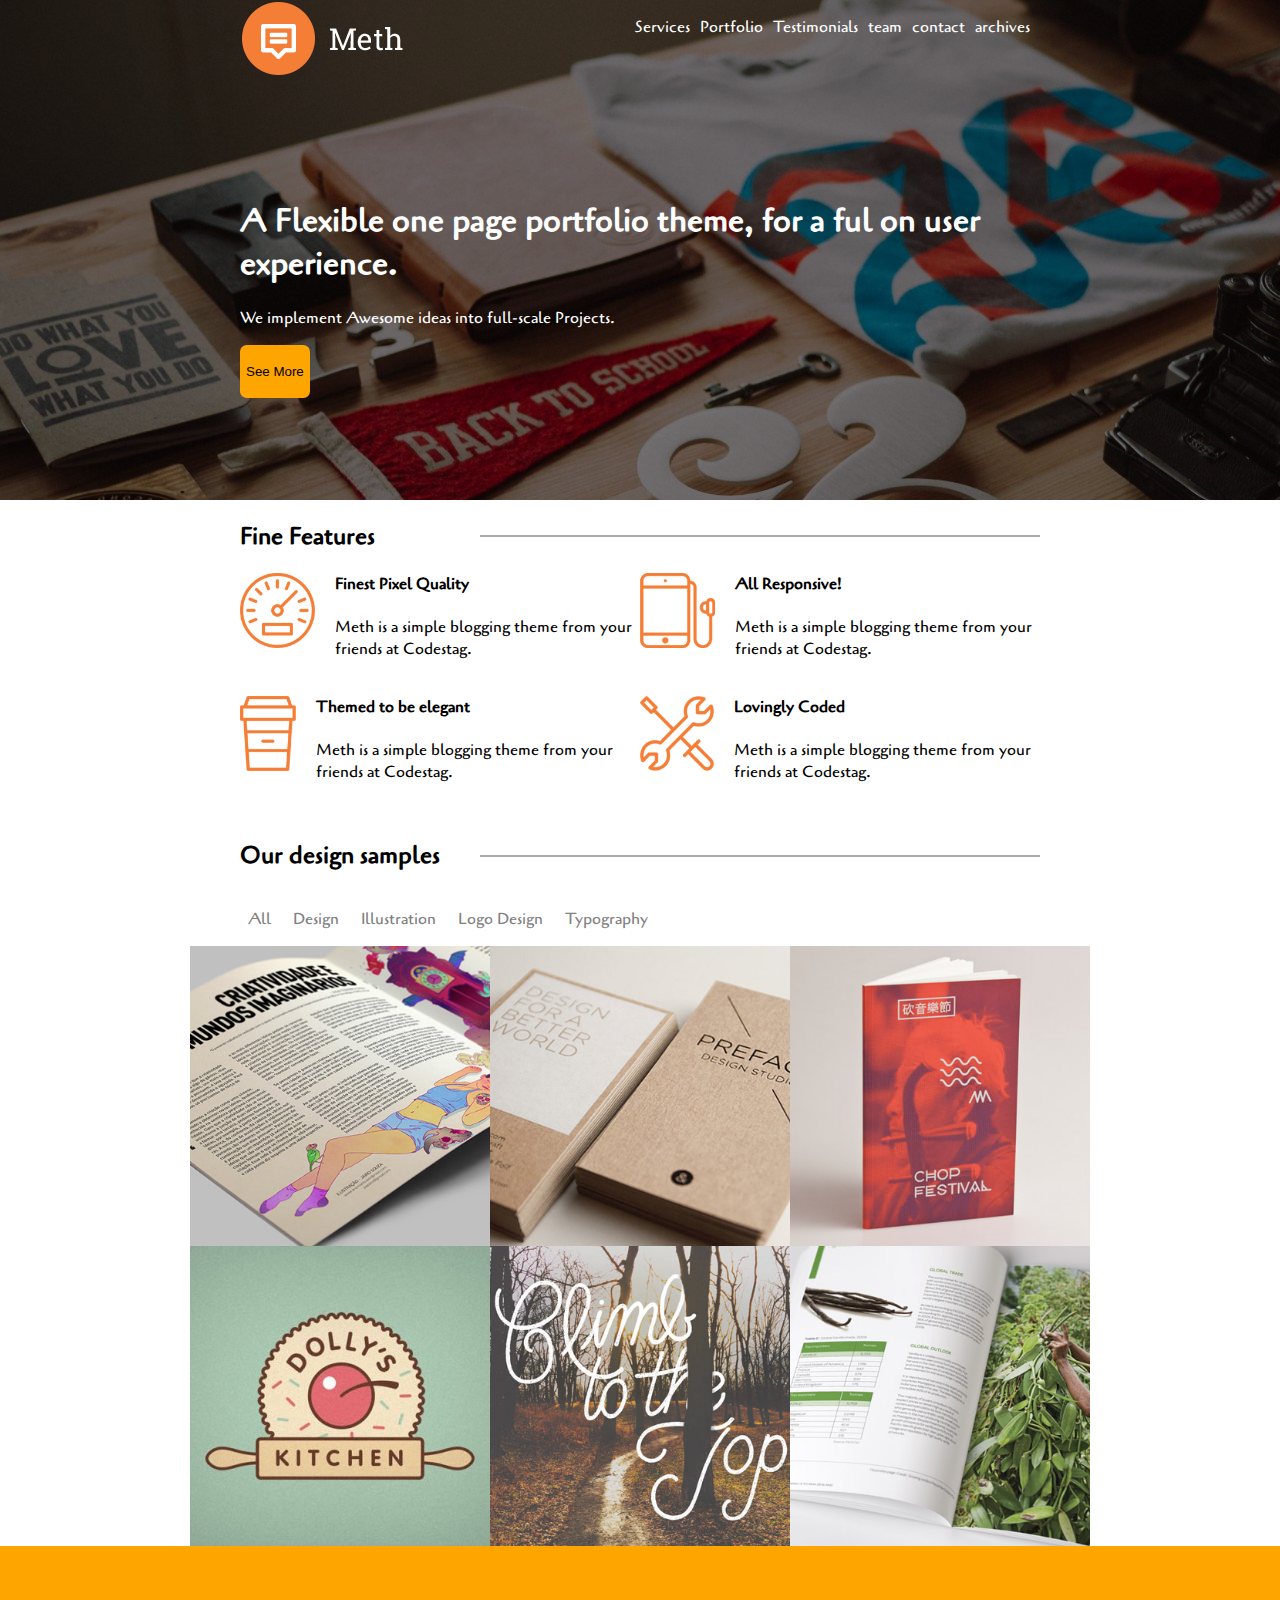
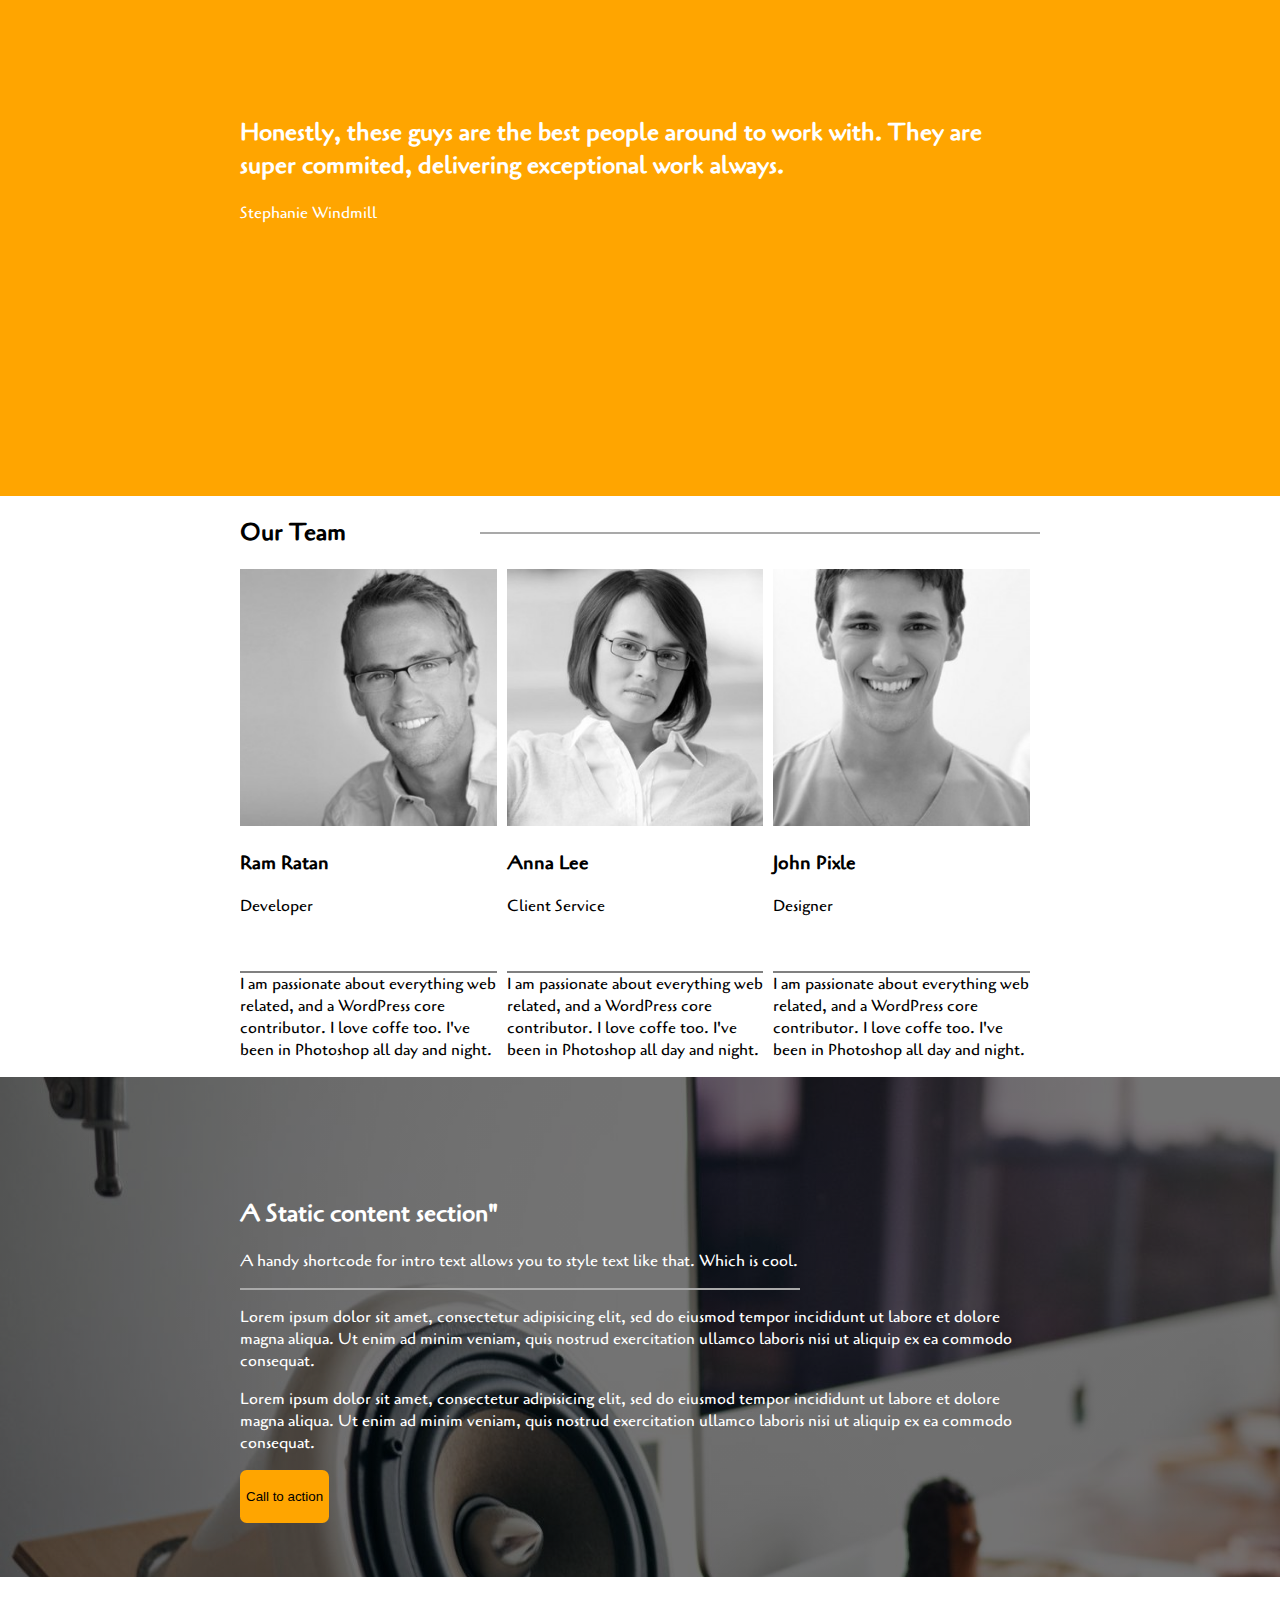
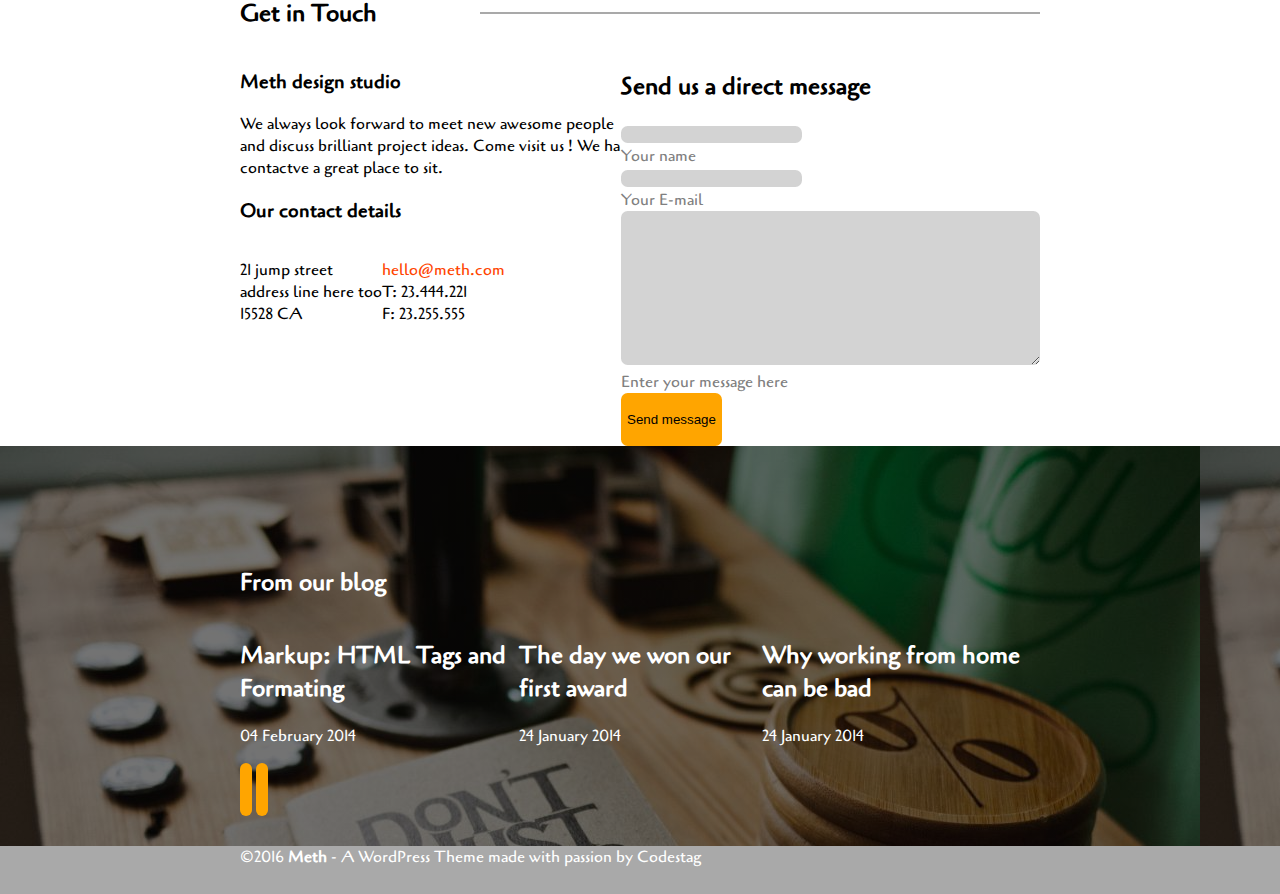
<file: index.html>
<!DOCTYPE html>
<html lang="fr">
<head>
    <meta charset="utf-8">
    <link rel="stylesheet" href="style.css">
    <link rel="stylesheet" href="https://use.fontawesome.com/releases/v5.0.10/css/all.css" integrity="sha384-+d0P83n9kaQMCwj8F4RJB66tzIwOKmrdb46+porD/OvrJ+37WqIM7UoBtwHO6Nlg" crossorigin="anonymous">
    <title>Maquette 2</title>
</head>
<body>
    <header>
        <div class="container">
            <nav>
                <img src="img/logo.png" alt="logo" title="logo">
                <ul class="menu1">
                    <li><a class="nav1" href="#">Services</a></li>
                    <li><a class="nav1" href="#">Portfolio</a></li>
                    <li><a class="nav1" href="#">Testimonials</a></li>
                    <li><a class="nav1" href="#">team</a></li>
                    <li><a class="nav1" href="#">contact</a></li>
                    <li><a class="nav1" href="#">archives</a></li>
                </ul>
            </nav>
            <div class="intro">
                <h1><strong>A Flexible one page portfolio theme, for a ful on user experience.</strong></h1>
                <p>We implement Awesome ideas into full-scale Projects.</p>
                <button class="but1" type="button" name="See More">See More</button>
            </div>
        </div>
    </header>
    <section>
        <div class="container">
            <div class="titre">
                <h2>Fine Features</h2>
                <div class="trait"></div>
            </div>
            <div class="first">
                <article class="articles">
                    <img class="logo" src="img/icon1.png" alt="logo">
                    <div class="second">
                        <h4>Finest Pixel Quality</h4>
                        <p>Meth is a simple blogging theme from your friends at Codestag.</p>
                    </div>
                </article>
                <article class="articles">
                    <img class="logo" src="img/icon2.png" alt="logo">
                    <div class="second">
                        <h4>All Responsive!</h4>
                        <p>Meth is a simple blogging theme from your friends at Codestag.</p>
                    </div>
                </article>
            </div>
            <div class="first">
                <article class="articles">
                    <img class="logo" src="img/icon3.png" alt="logo">
                    <div class="second">
                        <h4>Themed to be elegant</h4>
                        <p>Meth is a simple blogging theme from your friends at Codestag.</p>
                    </div>
                </article>
                <article class="articles">
                    <img class="logo" src="img/icon4.png" alt="logo">
                    <div class="second">
                        <h4>Lovingly Coded</h4>
                        <p>Meth is a simple blogging theme from your friends at Codestag.</p>
                    </div>
                </article>
            </div>
        </div>
    </section>
    <section class="container" id="photos">
        <div class="titre">
        <h2>Our design samples</h2>
        <div class="trait"></div>
        </div>
        <nav>
            <ul class="menu2">
                <li><a href="#">All</a></li>
                <li><a href="#">Design</a></li>
                <li><a href="#">Illustration</a></li>
                <li><a href="#">Logo Design</a></li>
                <li><a href="#">Typography</a></li>
            </ul>
        </nav>
        <div class="images">
            <img class="picture" src="img/imaginario.jpg" alt="imaginario">
            <img class="picture" src="img/portfolio_1.jpg" alt="portofolio1">
            <img class="picture" src="img/portfolio_2.jpg" alt="portofolio_2">
        </div>
        <div class="images">
            <img class="picture" src="img/portfolio3-300x300.jpg" alt="portofolio_3">
            <img class="picture" src="img/portfolio_4.jpg" alt="portofolio_4">
            <img class="picture" src="img/portfolio5.jpg" alt="portofolio_5">
        </div>
    </section>
    <section id="orange">
        <div class="container">
            <h2>Honestly, these guys are the best people around to work with. They are super commited, delivering exceptional work always.</h2>
            <p>Stephanie Windmill</p>
            <button type="button"><i class="fas fa-angle-left"></i></button>
            <button type="button"><i class="fas fa-angle-right"></i></button>
        </div>
    </section>
    <section>
        <div class="container membre">
            <div class="titre">
                <h2>Our Team</h2>
                <div class="trait"></div>
            </div>
            <div class="team">
                <div class="member">
                    <img src="img/team1-300x300.jpg" alt="team1">
                    <h3>Ram Ratan</h3>
                    <p>Developer</p><br/>
                    <p class="description"> I am passionate about everything web related, and a WordPress core contributor. I love coffe too. I've been in Photoshop all day and night.</p>
                </div>
                <div class="member">
                    <img src="img/team2-300x300.jpg" alt="team2">
                    <h3>Anna Lee</h3>
                    <p>Client Service</p><br/>
                    <p class="description"> I am passionate about everything web related, and a WordPress core contributor. I love coffe too. I've been in Photoshop all day and night.</p>
                </div>
                <div class="member">
                    <img src="img/team3-300x300.jpg" alt="team3">
                    <h3>John Pixle</h3>
                    <p>Designer</p><br/>
                    <p class="description"> I am passionate about everything web related, and a WordPress core contributor. I love coffe too. I've been in Photoshop all day and night.</p>
                </div>
            </div>
        </div>
    </section>
    <section id="content">
        <div class="container">
            <h2>A Static content section" </h2>
            <p>A handy shortcode for intro text allows you to style text like that. Which is cool.</p>
            <div class="trait"></div>
            <p>Lorem ipsum dolor sit amet, consectetur adipisicing elit, sed do eiusmod tempor incididunt ut labore et dolore magna aliqua. Ut enim ad minim veniam, quis nostrud exercitation ullamco laboris nisi ut aliquip ex ea commodo consequat.</p>
            <p>Lorem ipsum dolor sit amet, consectetur adipisicing elit, sed do eiusmod tempor incididunt ut labore et dolore magna aliqua. Ut enim ad minim veniam, quis nostrud exercitation ullamco laboris nisi ut aliquip ex ea commodo consequat. </p>
            <button type="button" >Call to action</button>
        </div>
    </section>
    <section>
        <div class="container">
            <div class="titre">
                <h2>Get in Touch</h2>
                <div class="trait"></div>
            </div>
            <div id="contact">
                <div>
                    <h3>Meth design studio</h3>
                    <p>We always look forward to meet new awesome people and discuss brilliant project ideas. Come visit us ! We ha contactve a great place to sit.</p>
                    <h3>Our contact details</h3>
                    <div class="first">
                        <p>21 jump street <br>
                        address line here too <br>
                        15528 CA
                        </p>
                        <p>
                            <span>hello@meth.com<br></span>
                        T: 23.444.221<br>
                        F: 23.255.555
                        </p>
                    </div>
                    <a href="#"><i class="fab fa-twitter"></i></a>
                    <a href="#"><i class="fab fa-dribbble"></i></a>
                    <a href="#"><i class="fab fa-instagram"></i></a>
                </div>
                <div>
                    <h2>Send us a direct message</h2>
                    <form action="index.html" method="post">
                        <input type="text" name="name"><br/>
                        <label>Your name</label><br/>
                        <input type="text" name="mail""><br/>
                        <label>Your E-mail</label><br/>
                        <textarea name="Enter message" id="inputmessage" rows="10" cols="50"></textarea><br/>
                        <label>Enter your message here</label><br/>
                        <button type="submit" name="button">Send message</button>
                    </form>
                </div>
            </div>
        </div>
    </section>
    <footer>
        <section id="bottom">
            <div class="container endpage">
                <h2>From our blog</h2>
            <div class="first">
                <article>
                    <h2>Markup: HTML Tags and Formating</h2>
                    <p>04 February 2014</p>
                </article>
                <article>
                    <h2>The day we won our first award</h2>
                    <p>24 January 2014</p>
                </article>
                <article>
                    <h2>Why working from home can be bad</h2>
                    <p>24 January 2014</p>
                </article>
            </div>
                <button type="button"><i class="fas fa-angle-left"></i></button>
                <button type="button"><i class="fas fa-angle-right"></i></button>
            </div>
         </section>
         <section id="bottom_ban">
             <div class="container">
                <p>©2016 <strong>Meth</strong> - A WordPress Theme made with passion by Codestag</p>
             </div>
         </section>
    </footer>
</body>
</html>
</file>
<file: style.css>
@font-face {
    font-family: 'Cagliostro-Regular';
    src: url('Cagliostro-Regular.ttf');

}
body{
    font-family:'Cagliostro-Regular',Arial, sans-serif;
    margin: 0em;
}
a
{
    text-decoration: none;
}
a:hover
{
    text-decoration: underline;
    background-color: orangered;
}
nav
{
    display: flex;
    justify-content: space-between;
}
button
{
    background-color: orange;
    border-radius: 0.5em;
    border: none;
    height: 4em;
}
.menu1
{
    list-style-type: none;
    display: flex;
    overflow: hidden;
    justify-content: flex-end;
}
.nav1
{
    margin-right: 10px;
    color: white;
}
header
{
    background:linear-gradient(rgba(0,0,0,0.55),rgba(0,0,0,0.55)),url("img/image-499666622.jpg");
    color: white;
    height: 500px;
}
.intro
{
    padding-top: 100px;
}
.container{
    max-width: 800px;
    width: 100%;
    margin: auto;
}
.titre {
    display: flex;
    justify-content:space-between;
    align-items: center;
}
.trait{
    border-top: solid darkgrey 2px;
    width: 70%;
}
.first {
    display:flex;
}

.articles{
    display: flex;
    margin-bottom: 20px;
}

.logo{
    width:75px;
    height:75px;
    margin-right:20px;
}
h4{
    margin-top: 0;
}
#photos ul
{
    list-style: none;
}
.menu2
{
    display: flex;
    width: 400px;
    justify-content: space-between;
    margin-left: -2em;
}
.menu2 a
{
    color: gray;
    overflow: hidden;
}
.images
{
    display: flex;
    justify-content: center;

}
.picture
{
    width: 300px;
}
#orange
{
    height:400px;
    background-color: orange;
    color: white;
    padding-top: 150px;
}
.membre
{
    box-sizing: border-box;
}
.team {
    display:flex;

}
.member img
{
    width: 100%;
}
.member
{
    margin-right: 10px;
}
.description
{
    border-top: grey solid 2px;
}
#content
{
    background:linear-gradient(rgba(0,0,0,0.55),rgba(0,0,0,0.55)),url("img/image-195625538.jpg");
    height: 400px;
    padding-top: 100px;
    color: white;
}
#contact
{
    display: flex;
    justify-content: space-between;
}
.fab
{
    font-size: 3em;
    color: darkgray;
}
span
{
    color: orangered;
}
label
{
    color: grey;
}
input, textarea
{
    background: lightgray;
    border: none;
    border-radius: 0.5em;
}
#bottom
{
    background:linear-gradient(rgba(0,0,0,0.55),rgba(0,0,0,0.55)), url("img/image-876206940.jpg");
    height: 400px;
    color: white;
}
.endpage
{
    padding-top: 100px;
}
#bottom_ban
{
    margin-top: -1em;
    background-color: darkgray;
    color: white;
    height: 3em;
}
</file>
